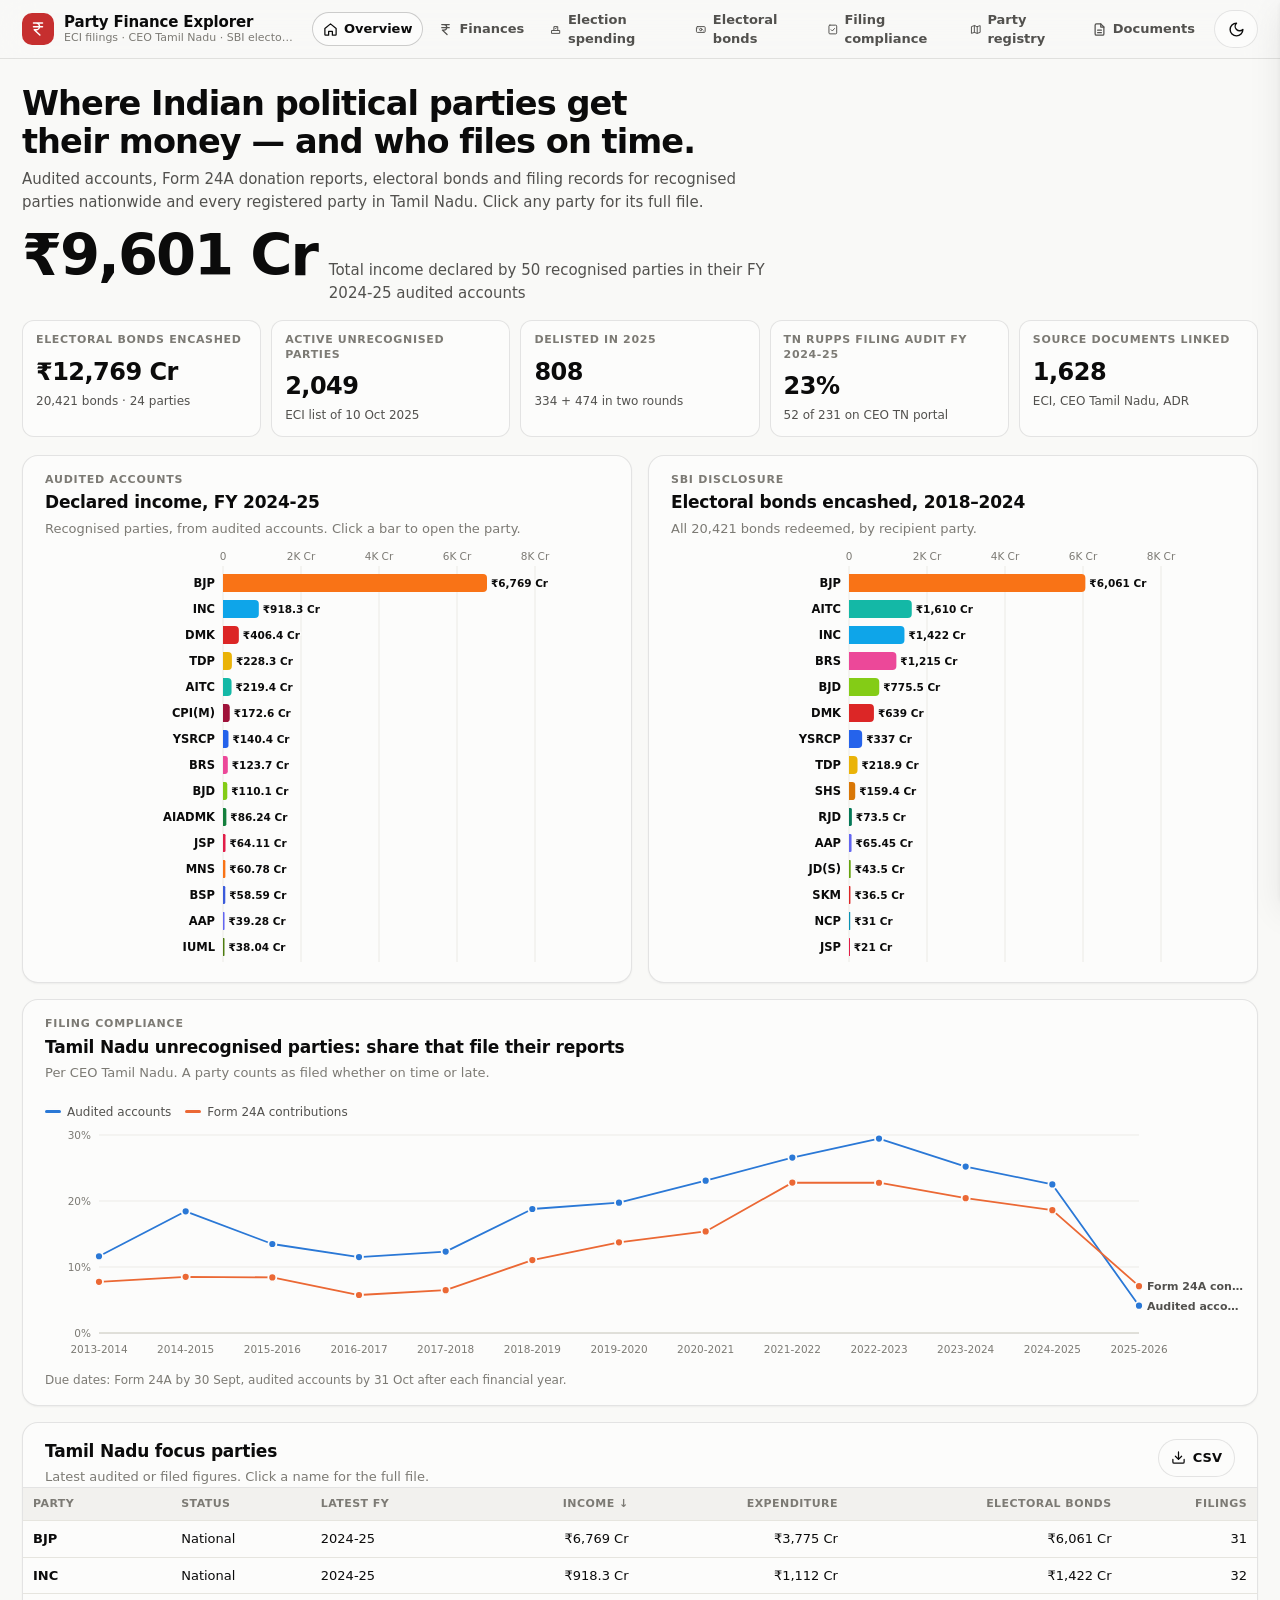
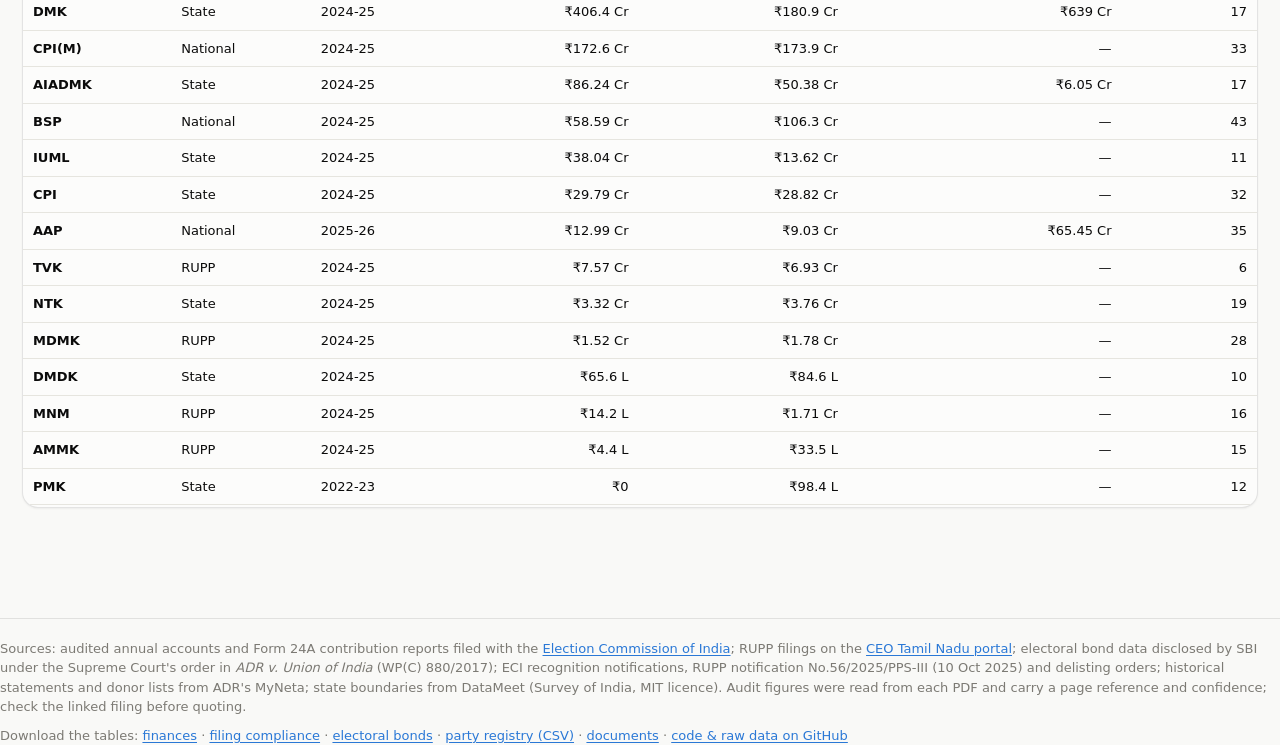
<file: public/index.html>
<!doctype html>
<html lang="en">
<head>
<meta charset="utf-8">
<meta name="viewport" content="width=device-width, initial-scale=1, viewport-fit=cover">
<title>Party Finance Explorer</title>
<meta name="description" content="Explore Indian political parties' audited accounts, Form 24A contributions, electoral bonds, filing compliance and the ECI party registry. Every figure links to its official source.">
<meta name="color-scheme" content="light dark">
<link rel="icon" href="data:image/svg+xml,%3Csvg xmlns='http://www.w3.org/2000/svg' viewBox='0 0 32 32'%3E%3Crect width='32' height='32' rx='8' fill='%23c62f2f'/%3E%3Cpath d='M9 22V10h6.5a4 4 0 0 1 0 8H9' fill='none' stroke='%23fff' stroke-width='2.6' stroke-linecap='round' stroke-linejoin='round'/%3E%3C/svg%3E">
<link rel="stylesheet" href="kit/kit.css?v=2b29d8f810">
<link rel="stylesheet" href="app.css?v=c622450e30">
</head>
<body>
<svg xmlns="http://www.w3.org/2000/svg" style="display:none" aria-hidden="true">
  <symbol id="i-sun" viewBox="0 0 24 24"><g fill="none" stroke="currentColor" stroke-linecap="round" stroke-width="2"><circle cx="12" cy="12" r="4"/><path d="M12 2v2m0 16v2M4.93 4.93l1.41 1.41m11.32 11.32l1.41 1.41M2 12h2m16 0h2M6.34 17.66l-1.41 1.41m12.72-12.72l-1.41 1.41"/></g></symbol>
  <symbol id="i-moon" viewBox="0 0 24 24"><path fill="none" stroke="currentColor" stroke-linecap="round" stroke-linejoin="round" stroke-width="2" d="M12 3a6 6 0 0 0 9 9 9 9 0 1 1-9-9Z"/></symbol>
  <symbol id="i-home" viewBox="0 0 24 24"><g fill="none" stroke="currentColor" stroke-linecap="round" stroke-linejoin="round" stroke-width="2"><path d="M3 10.5 12 3l9 7.5V20a1 1 0 0 1-1 1h-5v-6H9v6H4a1 1 0 0 1-1-1z"/></g></symbol>
  <symbol id="i-rupee" viewBox="0 0 24 24"><path fill="none" stroke="currentColor" stroke-linecap="round" stroke-linejoin="round" stroke-width="2" d="M6 4h12M6 9h12M14.5 20 7 13h2.5a4.5 4.5 0 0 0 0-9"/></symbol>
  <symbol id="i-bond" viewBox="0 0 24 24"><g fill="none" stroke="currentColor" stroke-linecap="round" stroke-linejoin="round" stroke-width="2"><rect x="3" y="6" width="18" height="12" rx="2"/><circle cx="12" cy="12" r="2.5"/><path d="M6 9v.01M18 15v.01"/></g></symbol>
  <symbol id="i-vote" viewBox="0 0 24 24"><g fill="none" stroke="currentColor" stroke-linecap="round" stroke-linejoin="round" stroke-width="2"><path d="M4 14h16v6H4zM8 14V6h8v8"/><path d="m10 9 1.5 1.5L14 8"/></g></symbol>
  <symbol id="i-check" viewBox="0 0 24 24"><g fill="none" stroke="currentColor" stroke-linecap="round" stroke-linejoin="round" stroke-width="2"><rect x="4" y="3" width="16" height="18" rx="2"/><path d="m8.5 12.5 2.5 2.5 4.5-5"/></g></symbol>
  <symbol id="i-map" viewBox="0 0 24 24"><g fill="none" stroke="currentColor" stroke-linecap="round" stroke-linejoin="round" stroke-width="2"><path d="M9 4 3 6v14l6-2 6 2 6-2V4l-6 2z"/><path d="M9 4v14m6-12v14"/></g></symbol>
  <symbol id="i-doc" viewBox="0 0 24 24"><g fill="none" stroke="currentColor" stroke-linecap="round" stroke-linejoin="round" stroke-width="2"><path d="M14 3H7a2 2 0 0 0-2 2v14a2 2 0 0 0 2 2h10a2 2 0 0 0 2-2V8z"/><path d="M14 3v5h5M9 13h6M9 17h6"/></g></symbol>
  <symbol id="i-download" viewBox="0 0 24 24"><g fill="none" stroke="currentColor" stroke-linecap="round" stroke-linejoin="round" stroke-width="2"><path d="M21 15v4a2 2 0 0 1-2 2H5a2 2 0 0 1-2-2v-4"/><path d="m7 10 5 5 5-5M12 15V3"/></g></symbol>
  <symbol id="i-close" viewBox="0 0 24 24"><path fill="none" stroke="currentColor" stroke-linecap="round" stroke-width="2" d="M18 6 6 18M6 6l12 12"/></symbol>
  <symbol id="i-search" viewBox="0 0 24 24"><g fill="none" stroke="currentColor" stroke-linecap="round" stroke-width="2"><circle cx="11" cy="11" r="7"/><path d="m20 20-3.5-3.5"/></g></symbol>
  <symbol id="i-external" viewBox="0 0 24 24"><path fill="none" stroke="currentColor" stroke-linecap="round" stroke-linejoin="round" stroke-width="2" d="M15 3h6v6m-11 5L21 3m-3 10v6a2 2 0 0 1-2 2H5a2 2 0 0 1-2-2V8a2 2 0 0 1 2-2h6"/></symbol>
  <symbol id="i-ok" viewBox="0 0 16 16"><path fill="none" stroke="currentColor" stroke-linecap="round" stroke-linejoin="round" stroke-width="2.2" d="m3.5 8.5 3 3 6-7"/></symbol>
  <symbol id="i-late" viewBox="0 0 16 16"><g fill="none" stroke="currentColor" stroke-linecap="round" stroke-width="2"><circle cx="8" cy="8" r="5.5"/><path d="M8 5v3.2l2 1.3"/></g></symbol>
  <symbol id="i-miss" viewBox="0 0 16 16"><path fill="none" stroke="currentColor" stroke-linecap="round" stroke-width="2.2" d="M4.5 4.5l7 7m0-7-7 7"/></symbol>
</svg>

<header class="topbar">
  <a class="brand" href="#overview">
    <span class="brand-mark" aria-hidden="true"><svg><use href="#i-rupee"></use></svg></span>
    <span class="brand-text">
      <strong>Party Finance Explorer</strong>
      <small>ECI filings · CEO Tamil Nadu · SBI electoral bonds</small>
    </span>
  </a>
  <span class="spacer"></span>
  <nav class="topnav" id="nav" aria-label="Views">
    <a href="#overview"><svg aria-hidden="true"><use href="#i-home"></use></svg><span>Overview</span></a>
    <a href="#finance"><svg aria-hidden="true"><use href="#i-rupee"></use></svg><span>Finances</span></a>
    <a href="#elections"><svg aria-hidden="true"><use href="#i-vote"></use></svg><span>Election spending</span></a>
    <a href="#bonds"><svg aria-hidden="true"><use href="#i-bond"></use></svg><span>Electoral bonds</span></a>
    <a href="#compliance"><svg aria-hidden="true"><use href="#i-check"></use></svg><span>Filing compliance</span></a>
    <a href="#registry"><svg aria-hidden="true"><use href="#i-map"></use></svg><span>Party registry</span></a>
    <a href="#documents"><svg aria-hidden="true"><use href="#i-doc"></use></svg><span>Documents</span></a>
  </nav>
  <button class="icon-btn" id="theme-toggle" type="button" aria-label="Switch theme">
    <svg class="ic-dark" aria-hidden="true"><use href="#i-moon"></use></svg>
    <svg class="ic-light" aria-hidden="true"><use href="#i-sun"></use></svg>
  </button>
</header>

<main class="shell" id="main">
  <div class="loading" id="loading">Loading filings…</div>
</main>

<footer class="foot">
  <p>Sources: audited annual accounts and Form 24A contribution reports filed with the <a href="https://www.eci.gov.in/annual-audit-reports" target="_blank" rel="noopener">Election Commission of India</a>; RUPP filings on the <a href="https://www.erolls.tn.gov.in/dashboard/RUPPs.aspx" target="_blank" rel="noopener">CEO Tamil Nadu portal</a>; electoral bond data disclosed by SBI under the Supreme Court's order in <i>ADR v. Union of India</i> (WP(C) 880/2017); ECI recognition notifications, RUPP notification No.56/2025/PPS-III (10 Oct 2025) and delisting orders; historical statements and donor lists from ADR's MyNeta; state boundaries from DataMeet (Survey of India, MIT licence). Audit figures were read from each PDF and carry a page reference and confidence; check the linked filing before quoting.</p>
  <p>Download the tables: <a href="data/dash/finance.json">finances</a> · <a href="data/dash/compliance.json">filing compliance</a> · <a href="data/electoral_bonds_all.json">electoral bonds</a> · <a href="data/all_india_parties.csv">party registry (CSV)</a> · <a href="data/dash/documents.json">documents</a> · <a href="https://github.com/reclaimchennai/party-finance">code &amp; raw data on GitHub</a></p>
</footer>

<aside class="drawer" id="drawer" aria-hidden="true" aria-labelledby="drawer-title">
  <div class="drawer-scrim" data-close></div>
  <div class="drawer-panel" role="dialog" aria-modal="true">
    <div class="drawer-head">
      <div id="drawer-title"></div>
      <button class="icon-btn" type="button" data-close aria-label="Close"><svg><use href="#i-close"></use></svg></button>
    </div>
    <div class="drawer-body" id="drawer-body"></div>
  </div>
</aside>

<div class="tip" id="tip" role="status" aria-live="polite"></div>
<script src="app.js?v=3924fb6cf6" type="module"></script>
</body>
</html>
</file>
<file: public/kit/kit.css>
/* ==========================================================================
   Shared kit for the trends dashboard and the Chennai report.

   Tokens, controls, cards, timeline and capture buttons are taken from
   cpi.reclaimchennai.city (web/css/app.css there) so the three sites read as
   one family: warm neutral surfaces, hairline grids, pill controls, a 44px
   touch target everywhere. Light and dark are each chosen, not inverted.

   Additions here: a red sequential ramp (--heat-*) for the count heatmaps,
   day/night colours for the clock charts, and a sticky control bar.
   ========================================================================== */

:root {
  color-scheme: light;
  --page: #f9f9f7; --surface: #fcfcfb; --surface-2: #f2f1ee; --surface-3: #ebeae5;
  --ink: #0b0b0b; --ink-2: #52514e; --ink-muted: #7c7a74;
  --grid: #e6e5df; --axis: #c3c2b7;
  --ring: rgba(11,11,11,.10); --ring-2: rgba(11,11,11,.20);
  --shadow-1: 0 1px 2px rgba(11,11,11,.05);
  --shadow-2: 0 2px 6px rgba(11,11,11,.06), 0 12px 32px rgba(11,11,11,.08);
  --series-1: #2a78d6; --series-2: #eb6834; --series-3: #1baf7a; --series-4: #eda100;
  --series-5: #e87ba4; --series-6: #008300; --series-7: #4a3aa7; --series-8: #e34948;
  --other: #b9b7af;
  /* red, light to dark: counts in the heatmaps */
  --heat-0: #f4f2ee;
  --heat-1: #fde4df; --heat-2: #f9bfb4; --heat-3: #f29482; --heat-4: #e36652;
  --heat-5: #c93f30; --heat-6: #a1271d; --heat-7: #6e1511;
  --day: #e09400; --day-soft: #fbe7bd; --night: #3d33a0; --night-soft: #d9d6f4;
  --good: #006300; --critical: #c62f2f;
  --r-lg: 16px; --r-md: 12px; --r-sm: 9px;
  --sans: system-ui, -apple-system, "Segoe UI", Roboto, "Helvetica Neue", sans-serif;
  --tap: 44px; --gut: 16px;
}
@media (prefers-color-scheme: dark) {
  :root:not([data-theme="light"]) {
    color-scheme: dark;
    --page: #0c0c0c; --surface: #171716; --surface-2: #1f1f1e; --surface-3: #2a2a28;
    --ink: #f7f7f5; --ink-2: #c3c2b7; --ink-muted: #8f8d86;
    --grid: #292928; --axis: #3d3d3a;
    --ring: rgba(255,255,255,.10); --ring-2: rgba(255,255,255,.22);
    --shadow-1: 0 1px 2px rgba(0,0,0,.5); --shadow-2: 0 2px 8px rgba(0,0,0,.45), 0 16px 40px rgba(0,0,0,.45);
    --series-1: #3987e5; --series-2: #d95926; --series-3: #199e70; --series-4: #c98500;
    --series-5: #d55181; --series-6: #17a417; --series-7: #9085e9; --series-8: #e66767;
    --other: #55534e;
    --heat-0: #1f1f1e;
    --heat-1: #3b211e; --heat-2: #5c2822; --heat-3: #873027; --heat-4: #b43c2f;
    --heat-5: #dc5545; --heat-6: #f18574; --heat-7: #fbbcb0;
    --day: #f0a81c; --day-soft: #4a3a17; --night: #9a90f0; --night-soft: #2c2850;
    --good: #17a417; --critical: #e05a5a;
  }
}
:root[data-theme="dark"] {
  color-scheme: dark;
  --page: #0c0c0c; --surface: #171716; --surface-2: #1f1f1e; --surface-3: #2a2a28;
  --ink: #f7f7f5; --ink-2: #c3c2b7; --ink-muted: #8f8d86;
  --grid: #292928; --axis: #3d3d3a;
  --ring: rgba(255,255,255,.10); --ring-2: rgba(255,255,255,.22);
  --shadow-1: 0 1px 2px rgba(0,0,0,.5); --shadow-2: 0 2px 8px rgba(0,0,0,.45), 0 16px 40px rgba(0,0,0,.45);
  --series-1: #3987e5; --series-2: #d95926; --series-3: #199e70; --series-4: #c98500;
  --series-5: #d55181; --series-6: #17a417; --series-7: #9085e9; --series-8: #e66767;
  --other: #55534e;
  --heat-0: #1f1f1e;
  --heat-1: #3b211e; --heat-2: #5c2822; --heat-3: #873027; --heat-4: #b43c2f;
  --heat-5: #dc5545; --heat-6: #f18574; --heat-7: #fbbcb0;
  --day: #f0a81c; --day-soft: #4a3a17; --night: #9a90f0; --night-soft: #2c2850;
  --good: #17a417; --critical: #e05a5a;
}
@media (min-width: 720px) { :root { --gut: 22px; } }

/* ---------------------------------------------------------------- base --- */
*, *::before, *::after { box-sizing: border-box; }
[hidden] { display: none !important; }
html { -webkit-text-size-adjust: 100%; scroll-padding-top: 130px; }
body {
  margin: 0; background: var(--page); color: var(--ink);
  font-family: var(--sans); font-size: 15px; line-height: 1.5;
  -webkit-font-smoothing: antialiased; overflow-x: hidden;
}
h1, h2, h3 { margin: 0; font-weight: 650; letter-spacing: -.012em; }
p { margin: 0; }
a { color: inherit; text-underline-offset: 2px; }
button, select, input { font: inherit; color: inherit; margin: 0; }
button { -webkit-tap-highlight-color: transparent; }
svg { display: block; }
.num { font-variant-numeric: tabular-nums; }
.sr-only { position: absolute; width: 1px; height: 1px; padding: 0; margin: -1px; overflow: hidden; clip: rect(0 0 0 0); white-space: nowrap; border: 0; }
.ic-inline { width: 1em; height: 1em; display: inline-block; vertical-align: -.12em; }
:focus-visible { outline: 2px solid var(--series-1); outline-offset: 2px; }

/* ------------------------------------------------------------- topbar --- */
.topbar {
  position: sticky; top: 0; z-index: 40;
  display: flex; align-items: center; gap: 8px;
  padding: 10px var(--gut); padding-top: max(10px, env(safe-area-inset-top));
  background: color-mix(in srgb, var(--page) 86%, transparent);
  backdrop-filter: saturate(1.7) blur(16px); -webkit-backdrop-filter: saturate(1.7) blur(16px);
  border-bottom: 1px solid var(--ring);
}
.brand { display: flex; align-items: center; gap: 10px; flex: 0 1 auto; min-width: 0; overflow: hidden; text-decoration: none; color: inherit; }
.brand-mark { width: 32px; height: 32px; flex: none; border-radius: 10px; display: grid; place-items: center; background: var(--critical); color: #fff; }
.brand-mark svg { width: 18px; height: 18px; }
.brand-text { display: none; flex-direction: column; min-width: 0; line-height: 1.2; }
.brand-text strong { font-size: .9375rem; font-weight: 660; letter-spacing: -.01em; white-space: nowrap; overflow: hidden; text-overflow: ellipsis; }
.brand-text small { font-size: .6875rem; color: var(--ink-muted); white-space: nowrap; overflow: hidden; text-overflow: ellipsis; }
@media (min-width: 560px) { .brand-text { display: flex; } }
.topbar .spacer { flex: 1 1 auto; }
.topnav { display: flex; gap: 4px; }
.topnav a {
  display: inline-flex; align-items: center; gap: 6px; height: 34px; padding: 0 11px;
  border-radius: 999px; text-decoration: none; color: var(--ink-2); font-size: .8125rem; font-weight: 560;
}
.topnav a svg { width: 15px; height: 15px; }
.topnav a:hover { background: var(--surface-3); color: var(--ink); }
.topnav a[aria-current="page"] { background: var(--surface); color: var(--ink); box-shadow: inset 0 0 0 1px var(--ring-2); }
@media (max-width: 640px) { .topnav a span { display: none; } .topnav a { padding: 0 10px; } }

/* ------------------------------------------------------------ controls --- */
.icon-btn {
  width: var(--tap); height: 38px; flex: none; display: grid; place-items: center;
  border: 1px solid var(--ring); border-radius: 999px; background: var(--surface); cursor: pointer;
  transition: background .14s ease, border-color .14s ease;
}
.icon-btn:hover { background: var(--surface-3); }
.icon-btn:active { transform: scale(.96); }
.icon-btn svg { width: 17px; height: 17px; }
.ic-dark, .ic-light { display: none; }
:root[data-theme="dark"] .ic-light { display: block; }
:root[data-theme="light"] .ic-dark { display: block; }
@media (prefers-color-scheme: dark) { :root:not([data-theme="light"]) .ic-light { display: block; } }
@media (prefers-color-scheme: light) { :root:not([data-theme="dark"]) .ic-dark { display: block; } }

.ctl {
  display: inline-flex; align-items: center; gap: 7px; height: 38px; padding: 0 12px;
  background: var(--surface); color: var(--ink); border: 1px solid var(--ring); border-radius: 999px;
  cursor: pointer; white-space: nowrap; font-size: .8125rem; font-weight: 550;
  transition: background .14s ease, border-color .14s ease;
}
.ctl:hover { background: var(--surface-3); }
.ctl svg { width: 15px; height: 15px; flex: none; }
.ctl .chev { width: 13px; height: 13px; opacity: .6; }
.ctl[aria-pressed="true"] {
  background: color-mix(in srgb, var(--series-1) 14%, var(--surface));
  border-color: color-mix(in srgb, var(--series-1) 45%, var(--ring)); color: var(--series-1);
}

.field {
  position: relative; display: inline-flex; align-items: center; height: 38px;
  border: 1px solid var(--ring); border-radius: 999px; background: var(--surface);
  padding: 0 34px 0 11px; max-width: 100%;
}
.field:hover { background: var(--surface-2); }
.field .ic-lead { width: 15px; height: 15px; flex: none; opacity: .65; margin-right: 7px; }
.field .lab { font-size: .6875rem; color: var(--ink-muted); font-weight: 600; margin-right: 6px; white-space: nowrap; letter-spacing: .02em; }
.field select { appearance: none; border: 0; background: transparent; cursor: pointer; font-size: .8125rem; font-weight: 600; padding: 0; height: 100%; max-width: 100%; text-overflow: ellipsis; min-width: 0; }
.field select:focus { outline: none; }
.field:focus-within { outline: 2px solid var(--series-1); outline-offset: 2px; }
.field .chev { position: absolute; right: 11px; width: 13px; height: 13px; opacity: .6; pointer-events: none; }

.segmented { display: inline-flex; padding: 3px; gap: 2px; flex: none; background: var(--surface-2); border: 1px solid var(--ring); border-radius: 999px; max-width: 100%; overflow-x: auto; scrollbar-width: none; }
.segmented::-webkit-scrollbar { display: none; }
.segmented button {
  display: inline-flex; align-items: center; gap: 6px; border: 0; background: transparent; color: var(--ink-2);
  height: 30px; padding: 0 12px; border-radius: 999px; cursor: pointer; font-size: .8125rem; font-weight: 550; white-space: nowrap;
  transition: background .14s ease, color .14s ease;
}
.segmented button svg { width: 14px; height: 14px; }
.segmented button:hover { color: var(--ink); }
.segmented button:disabled { opacity: .35; cursor: not-allowed; }
.segmented button[aria-pressed="true"] {
  background: var(--surface); color: var(--ink); box-shadow: var(--shadow-1);
  outline: 1.5px solid color-mix(in srgb, var(--series-1) 55%, transparent); outline-offset: -1.5px;
}

/* An on/off switch, for options that are a state rather than a choice between values. */
.switch { display: inline-flex; align-items: center; gap: 8px; height: 38px; padding: 0 12px 0 8px; border: 1px solid var(--ring); border-radius: 999px; background: var(--surface); cursor: pointer; font-size: .8125rem; font-weight: 550; white-space: nowrap; }
.switch:hover { background: var(--surface-2); }
.switch .knob { width: 30px; height: 18px; border-radius: 999px; background: var(--surface-3); border: 1px solid var(--ring-2); position: relative; transition: background .16s ease; flex: none; }
.switch .knob::after { content: ""; position: absolute; top: 1px; left: 1px; width: 14px; height: 14px; border-radius: 999px; background: var(--surface); box-shadow: var(--shadow-1); transition: transform .16s ease; }
.switch[aria-checked="true"] .knob { background: var(--series-1); border-color: var(--series-1); }
.switch[aria-checked="true"] .knob::after { transform: translateX(12px); }

/* --------------------------------------------------------------- shell --- */
.shell { padding: 0 var(--gut) 64px; max-width: 1280px; margin: 0 auto; }
.hero { padding: 28px 0 18px; display: grid; gap: 12px; }
.hero h1 { font-size: clamp(1.5rem, 5.6vw, 2.6rem); line-height: 1.1; letter-spacing: -.03em; font-weight: 690; max-width: 24ch; }
.hero p { color: var(--ink-2); max-width: 68ch; font-size: .9375rem; }
.tiles { display: grid; gap: 10px; margin-top: 6px; grid-template-columns: repeat(2, minmax(0, 1fr)); }
@media (min-width: 900px) { .tiles { grid-template-columns: repeat(4, minmax(0, 1fr)); } }
.tile { padding: 12px 13px; border-radius: var(--r-md); background: var(--surface); border: 1px solid var(--ring); min-width: 0; }
.tile .k { display: flex; align-items: center; gap: 6px; color: var(--ink-muted); font-size: .6875rem; font-weight: 640; letter-spacing: .06em; text-transform: uppercase; line-height: 1.3; overflow-wrap: anywhere; }
.tile .k svg { width: 14px; height: 14px; flex: none; align-self: flex-start; margin-top: 1px; }
.tile .v { margin-top: 6px; font-size: 1.5rem; font-weight: 650; letter-spacing: -.022em; font-variant-numeric: tabular-nums; }
.tile .d { margin-top: 2px; font-size: .75rem; color: var(--ink-2); }

/* The control bar: what every card below follows. Sticky under the topbar. */
.controlbar {
  position: sticky; top: 57px; z-index: 30;
  display: flex; flex-wrap: wrap; gap: 8px; align-items: center;
  padding: 10px 0; margin-bottom: 14px;
  background: color-mix(in srgb, var(--page) 90%, transparent);
  backdrop-filter: saturate(1.6) blur(14px); -webkit-backdrop-filter: saturate(1.6) blur(14px);
  border-bottom: 1px solid var(--ring);
}
.controlbar .grow { flex: 1 1 auto; }
/* on a phone the full bar would cover a third of the screen: it scrolls away, the timeline goes with it */
@media (max-width: 719px) {
  .controlbar { position: static; }
  /* ...and the timeline docks at the bottom of the screen, under the thumb */
  .tlbar {
    position: fixed; left: 0; right: 0; bottom: 0; z-index: 35;
    padding: 4px var(--gut) max(6px, env(safe-area-inset-bottom));
    background: color-mix(in srgb, var(--page) 92%, transparent);
    backdrop-filter: saturate(1.6) blur(14px); -webkit-backdrop-filter: saturate(1.6) blur(14px);
    border-top: 1px solid var(--ring);
  }
  body:has(.tlbar) { padding-bottom: 86px; }
}

/* --------------------------------------------------------------- cards --- */
.grid2 { display: grid; gap: 16px; }
@media (min-width: 1080px) { .grid2 { grid-template-columns: minmax(0, 1fr) minmax(0, 1fr); } .grid2 > .card { margin-bottom: 0; } .grid2 { margin-bottom: 16px; } }
.card { background: var(--surface); border: 1px solid var(--ring); border-radius: var(--r-lg); box-shadow: var(--shadow-1); margin-bottom: 16px; overflow: hidden; position: relative; }
.card-head { display: flex; align-items: flex-start; gap: 12px; flex-wrap: wrap; padding: 16px var(--gut) 0; }
.card-head .titles { flex: 1 1 260px; min-width: 0; }
.card-head .titles p { margin-top: 3px; color: var(--ink-muted); font-size: .8125rem; }
.card-head h2 { font-size: 1.0625rem; }
.card-head .kicker { font-size: .6875rem; letter-spacing: .07em; text-transform: uppercase; font-weight: 700; color: var(--ink-muted); margin-bottom: 2px; }
.card-body { padding: 10px var(--gut) 16px; position: relative; }
.toolbar { display: flex; align-items: center; gap: 8px; flex-wrap: wrap; padding: 12px var(--gut) 0; }
.note { color: var(--ink-muted); font-size: .75rem; margin-top: 10px; }
.lede { color: var(--ink-2); font-size: .875rem; max-width: 76ch; padding: 8px var(--gut) 0; }
.lede b { color: var(--ink); }

/* capture buttons, top right of each card */
.card-tools { display: flex; gap: 6px; flex: none; }
.card-tools button {
  width: 38px; height: 38px; border-radius: 11px; cursor: pointer; display: grid; place-items: center;
  background: var(--surface); color: var(--ink); border: 1px solid var(--ring);
}
.card-tools button:hover { background: var(--surface-3); }
.card-tools svg { width: 16px; height: 16px; }
.card-tools button[aria-pressed="true"] { background: var(--critical); border-color: var(--critical); color: #fff; animation: rec-pulse 1.6s ease-in-out infinite; }
@keyframes rec-pulse { 50% { opacity: .55; } }
.flash { position: absolute; inset: 0; pointer-events: none; background: #fff; opacity: 0; z-index: 4; }
.flash.on { animation: flash .42s ease-out; }
@keyframes flash { 0% { opacity: .82; } 100% { opacity: 0; } }
.toast {
  position: absolute; left: 50%; bottom: 14px; transform: translateX(-50%); max-width: calc(100% - 24px);
  padding: 8px 14px; border-radius: 999px; background: var(--ink); color: var(--page);
  font-size: .8125rem; font-weight: 550; white-space: nowrap; overflow: hidden; text-overflow: ellipsis;
  box-shadow: var(--shadow-2); pointer-events: none; z-index: 5;
}
.toast[hidden] { display: none; }
@media (prefers-reduced-motion: reduce) { .flash.on, .card-tools button[aria-pressed="true"] { animation: none; } }

/* -------------------------------------------------------------- legend --- */
.legend { display: flex; align-items: center; gap: 6px 14px; flex-wrap: wrap; padding: 10px var(--gut) 0; font-size: .75rem; color: var(--ink-2); }
.legend:empty { display: none; }
.legend-item { display: inline-flex; align-items: center; gap: 6px; }
.legend-item .swatch { width: 11px; height: 11px; border-radius: 3.5px; flex: none; box-shadow: 0 0 0 1.5px var(--surface); }
.legend-item .swatch.line { width: 16px; height: 3px; border-radius: 2px; }
.legend-ramp { display: inline-flex; align-items: center; gap: 8px; }
.legend-ramp .bar { height: 9px; width: 140px; border-radius: 999px; border: 1px solid var(--ring);
  background: linear-gradient(90deg, var(--heat-1), var(--heat-3), var(--heat-5), var(--heat-7)); }

/* ------------------------------------------------------------ timeline --- */
.timeline { padding: 6px var(--gut) 2px; }
.timeline[hidden] { display: none; }
.tl-row { display: flex; align-items: center; gap: 10px; }
.tl-play { width: var(--tap); height: var(--tap); flex: none; display: grid; place-items: center; padding: 0; border-radius: 999px; }
.tl-play svg { width: 18px; height: 18px; }
.tl-play[aria-pressed="true"] { background: color-mix(in srgb, var(--series-1) 14%, var(--surface)); border-color: color-mix(in srgb, var(--series-1) 45%, var(--ring)); color: var(--series-1); }
.tl-year { min-width: 3.4em; text-align: right; font-size: 1.25rem; font-weight: 700; letter-spacing: -.02em; font-variant-numeric: tabular-nums; }
input[type="range"].tl-slider { flex: 1 1 auto; min-width: 0; -webkit-appearance: none; appearance: none; height: var(--tap); background: transparent; cursor: pointer; }
.tl-slider::-webkit-slider-runnable-track { height: 4px; border-radius: 999px; background: var(--surface-3); border: 1px solid var(--ring); }
.tl-slider::-moz-range-track { height: 4px; border-radius: 999px; background: var(--surface-3); border: 1px solid var(--ring); }
.tl-slider::-webkit-slider-thumb { -webkit-appearance: none; appearance: none; width: 20px; height: 20px; border-radius: 999px; margin-top: -9px; background: var(--series-1); border: 2px solid var(--surface); box-shadow: var(--shadow-1); }
.tl-slider::-moz-range-thumb { width: 20px; height: 20px; border-radius: 999px; background: var(--series-1); border: 2px solid var(--surface); box-shadow: var(--shadow-1); }
.tl-scale { display: flex; justify-content: space-between; gap: 8px; padding: 0 2px 0 54px; font-size: .6875rem; color: var(--ink-muted); }

/* ------------------------------------------------------------- tooltip --- */
.tip {
  position: fixed; z-index: 90; pointer-events: none; min-width: 170px; max-width: min(330px, calc(100vw - 24px));
  padding: 10px 14px; border-radius: 12px; background: var(--surface); color: var(--ink);
  border: 1px solid var(--ring-2); box-shadow: var(--shadow-2); font-size: .8125rem;
  opacity: 0; transform: translateY(3px); transition: opacity .1s ease, transform .1s ease;
}
.tip.on { opacity: 1; transform: none; }
.tip .t { font-weight: 660; margin-bottom: 2px; }
.tip .s { color: var(--ink-muted); font-size: .75rem; }
.tip dl { display: grid; grid-template-columns: 1fr auto; gap: 3px 14px; margin: 8px 0 0; }
.tip dt { color: var(--ink-2); display: flex; align-items: center; gap: 6px; }
.tip dd { margin: 0; font-weight: 640; font-variant-numeric: tabular-nums; }
.tip .sw { width: 9px; height: 9px; border-radius: 3px; display: inline-block; }

/* -------------------------------------------------------------- charts --- */
.chart { width: 100%; display: block; overflow: visible; user-select: none; -webkit-user-select: none; }
.chart text { fill: var(--ink-2); font-size: 11px; font-family: var(--sans); }
.chart .axis-line { stroke: var(--axis); stroke-width: 1; }
.chart .grid-line { stroke: var(--grid); stroke-width: .75; }
.chart .tick { fill: var(--ink-muted); font-size: 10.5px; }
.chart .row-label { fill: var(--ink); font-size: 11.5px; font-weight: 560; }
.chart .row-label.hl { font-weight: 760; }
.chart .series-line { fill: none; stroke-width: 1.8; stroke-linejoin: round; stroke-linecap: round; }
.chart .series-line.dim { opacity: .18; }
.chart .dot { stroke: var(--surface); stroke-width: 1.8; }
.chart .val-label { font-size: 10.5px; font-weight: 750; fill: var(--ink); paint-order: stroke; stroke: var(--surface); stroke-width: 3px; stroke-linejoin: round; }
.chart .end-label { font-size: 11px; font-weight: 640; }
.chart .in-label { font-size: 10.5px; font-weight: 720; }
.chart .crosshair { stroke: var(--axis); stroke-width: 1; stroke-dasharray: 3 3; }
.chart .year-mark { stroke: var(--ink); stroke-width: 1.2; opacity: .5; }
.chart .year-tag { font-size: 11px; font-weight: 760; fill: var(--ink); }
.chart .hit { fill: transparent; }
.chart .big-year { font-size: 44px; font-weight: 760; fill: var(--ink); opacity: .1; letter-spacing: -.03em; }
.chart .cell-n { font-size: 10.5px; font-weight: 720; }
.chart .cell-p { font-size: 9px; font-weight: 520; opacity: .85; }
.chart .dial { fill: var(--surface-2); stroke: var(--ring-2); stroke-width: 1; }
.chart .dial-tick { stroke: var(--axis); stroke-width: 1.2; }
.chart .dial-num { font-size: 12px; font-weight: 640; fill: var(--ink-muted); }
.chart .dial-title { font-size: 15px; font-weight: 720; fill: var(--ink); }
.chart .dial-sub { font-size: 11px; fill: var(--ink-2); }
.chart .ghost { fill: none; stroke: var(--ink-2); stroke-width: 1.2; stroke-dasharray: 3 3; opacity: .7; }
.chart-wrap { overflow-x: auto; overscroll-behavior-x: contain; }

.empty { display: grid; place-items: center; min-height: 160px; padding: 20px; color: var(--ink-muted); font-size: .875rem; text-align: center; }

/* ------------------------------------------------------- search overlay --- */
.overlay { position: fixed; inset: 0; z-index: 80; background: color-mix(in srgb, var(--page) 62%, transparent); backdrop-filter: blur(5px); -webkit-backdrop-filter: blur(5px); display: grid; align-items: start; justify-items: center; padding: 12px; padding-top: max(60px, env(safe-area-inset-top)); }
.overlay[hidden] { display: none; }
.overlay-panel { width: min(560px, 100%); background: var(--surface); border: 1px solid var(--ring-2); border-radius: var(--r-lg); box-shadow: var(--shadow-2); overflow: hidden; }
.overlay-head { display: flex; align-items: center; gap: 9px; padding: 10px 10px 10px 14px; border-bottom: 1px solid var(--ring); }
.overlay-head .ic-lead { width: 17px; height: 17px; opacity: .6; flex: none; }
.overlay-head input { flex: 1 1 auto; min-width: 0; height: 38px; border: 0; background: transparent; font-size: 1rem; }
.overlay-head input:focus { outline: none; }
.results { max-height: min(62vh, 520px); overflow-y: auto; padding: 6px; }
.results .grp { padding: 10px 10px 4px; font-size: .6875rem; font-weight: 700; letter-spacing: .06em; text-transform: uppercase; color: var(--ink-muted); }
.results button { display: flex; align-items: center; gap: 10px; width: 100%; text-align: left; border: 0; background: transparent; padding: 9px 10px; border-radius: var(--r-sm); cursor: pointer; font-size: .875rem; min-height: 40px; }
.results button:hover, .results button.active { background: var(--surface-2); }
.results button svg { width: 15px; height: 15px; opacity: .6; flex: none; }
.results .yr { margin-left: auto; color: var(--ink-muted); font-size: .75rem; font-variant-numeric: tabular-nums; }

/* -------------------------------------------------------------- report --- */
.prose { max-width: 74ch; color: var(--ink-2); font-size: .9375rem; display: grid; gap: 10px; padding: 4px 0 18px; }
.prose b { color: var(--ink); }
.section-title { font-size: 1.375rem; letter-spacing: -.02em; margin: 30px 0 4px; }

/* -------------------------------------------------------------- footer --- */
footer.foot { margin-top: 30px; padding-top: 20px; border-top: 1px solid var(--ring); color: var(--ink-muted); font-size: .8125rem; display: grid; gap: 9px; }
footer.foot h3 { font-size: .8125rem; color: var(--ink-2); margin-top: 6px; }
footer.foot ul { margin: 0; padding-left: 18px; display: grid; gap: 4px; }
footer.foot a { color: var(--series-1); }
footer.foot .credits { font-size: .75rem; line-height: 1.6; }

/* ------------------------------------------------------------ the law --- */
.law .card-body { padding-top: 6px; }
.law-list { display: grid; grid-template-columns: max-content 1fr; gap: 6px 16px; margin: 4px 0 8px; font-size: .875rem; }
.law-list dt { font-weight: 650; color: var(--ink); white-space: nowrap; }
.law-list dd { margin: 0; color: var(--ink-2); }
.law details summary { cursor: pointer; font-size: .8125rem; color: var(--series-1); margin: 6px 0; }
@media (max-width: 560px) { .law-list { grid-template-columns: 1fr; } .law-list dt { white-space: normal; } .law-list dd { margin-bottom: 6px; } }
.chart .axis-unit { font-weight: 600; letter-spacing: .02em; }

.chart-notes { list-style: none; margin: 4px 0 8px; padding: 0; display: grid; gap: 6px; }
.chart-notes li { font-size: .8125rem; line-height: 1.45; color: var(--ink-2); padding-left: 10px; border-left: 2px solid var(--ink-muted); }
.chart-notes li.check { border-left-color: var(--warning, #d97706); }
.chart-notes li b { color: var(--ink); margin-right: 4px; font-variant-numeric: tabular-nums; }
.chart-notes .nmark { display: inline-grid; place-items: center; width: 18px; height: 18px; margin-right: 6px; border-radius: 50%;
  border: 1.2px solid var(--ink-2); font-size: .6875rem; font-weight: 700; color: var(--ink); vertical-align: 1px; }
.chart-notes li.check .nmark { border-color: var(--warning, #d97706); }

/* --------------------------------------------------------- place picker --- */
.picker { position: relative; display: flex; flex-wrap: wrap; align-items: center; gap: 6px; max-width: 100%; }
.picker-chips { display: contents; }
.picker-chip { display: inline-flex; align-items: center; gap: 6px; height: 34px; padding: 0 4px 0 11px; border: 1px solid var(--ring); border-radius: 999px; background: var(--surface); max-width: 100%; }
.picker-chip.focus { border-color: var(--ring-2); box-shadow: inset 0 0 0 1px var(--ring-2); }
.picker-chip .dot { width: 10px; height: 10px; border-radius: 999px; flex: none; }
.picker-chip .nm { border: 0; background: transparent; padding: 0; font: inherit; font-size: .8125rem; font-weight: 600; color: var(--ink); cursor: pointer; white-space: nowrap; overflow: hidden; text-overflow: ellipsis; max-width: 22ch; }
.picker-chip .x { display: grid; place-items: center; width: 26px; height: 26px; border: 0; border-radius: 999px; background: transparent; color: var(--ink-muted); cursor: pointer; flex: none; }
.picker-chip .x:hover { background: var(--surface-3); color: var(--ink); }
.picker-chip .x svg { width: 13px; height: 13px; }
.picker-add { height: 34px; }
.picker-panel { position: absolute; z-index: 70; top: calc(100% + 6px); left: 0; width: min(380px, calc(100vw - 2 * var(--gut))); background: var(--surface); border: 1px solid var(--ring-2); border-radius: var(--r-md); box-shadow: var(--shadow-2); overflow: hidden; }
.picker-panel[hidden] { display: none; }
.picker-search { display: flex; align-items: center; gap: 8px; padding: 6px 10px; border-bottom: 1px solid var(--ring); }
.picker-search .ic-lead { width: 15px; height: 15px; opacity: .6; flex: none; }
.picker-search input { flex: 1 1 auto; min-width: 0; height: 36px; border: 0; background: transparent; font-size: .9375rem; }
.picker-search input:focus { outline: none; }
.picker-list { max-height: min(52vh, 420px); overflow-y: auto; padding: 4px; }
.picker-list .grp { padding: 9px 9px 3px; font-size: .6875rem; font-weight: 700; letter-spacing: .06em; text-transform: uppercase; color: var(--ink-muted); }
.picker-list button { display: flex; align-items: center; gap: 9px; width: 100%; text-align: left; border: 0; background: transparent; padding: 7px 9px; border-radius: var(--r-sm); cursor: pointer; font-size: .875rem; min-height: 36px; color: var(--ink); }
.picker-list button:hover { background: var(--surface-2); }
.picker-list button:disabled { opacity: .4; cursor: not-allowed; }
.picker-list .box { width: 16px; height: 16px; border: 1.5px solid var(--ring-2); border-radius: 4px; display: grid; place-items: center; flex: none; }
.picker-list button[aria-selected="true"] .box { background: var(--series-1); border-color: var(--series-1); }
.picker-list .box .tick { width: 11px; height: 11px; color: #fff; }
.picker-list .yr { margin-left: auto; color: var(--ink-muted); font-size: .75rem; font-variant-numeric: tabular-nums; }
.picker-foot { display: flex; align-items: center; justify-content: space-between; gap: 8px; padding: 8px 10px; border-top: 1px solid var(--ring); font-size: .75rem; color: var(--ink-muted); }
</file>
<file: public/app.css>
/* Party Finance Explorer — app layer over kit.css */
:root { --party-default: #8a94a6; --series-7: #6250d6; --status-good: #0ca30c; --status-warn: #fab219; --status-serious: #ec835a; --status-critical: #d03b3b; }
@media (prefers-color-scheme: dark) { :root:not([data-theme="light"]) { --series-7: #9085e9; --party-default: #7d8799; } }
:root[data-theme="dark"] { --series-7: #9085e9; --party-default: #7d8799; }

body { background: var(--page); }
.topnav { overflow-x: auto; scrollbar-width: none; }
.topnav::-webkit-scrollbar { display: none; }
@media (max-width: 1100px) { .topnav a span { display: none; } .topnav a { padding: 0 10px; } }
@media (max-width: 560px) { .topbar { flex-wrap: wrap; } .topnav { order: 3; width: 100%; justify-content: space-between; } }

.loading { padding: 80px 0; text-align: center; color: var(--ink-muted); }
.view-head { padding: 26px 0 14px; display: grid; gap: 8px; }
.view-head h1 { font-size: clamp(1.4rem, 4.4vw, 2.1rem); line-height: 1.12; letter-spacing: -.028em; font-weight: 690; max-width: 30ch; }
.view-head p { color: var(--ink-2); max-width: 78ch; font-size: .9375rem; }

/* hero figure: one per view */
.hero-fig { display: flex; align-items: baseline; gap: 12px; flex-wrap: wrap; }
.hero-fig .big { font-size: clamp(2.6rem, 7vw, 3.6rem); font-weight: 700; letter-spacing: -.035em; line-height: 1; }
.hero-fig .cap { color: var(--ink-2); font-size: .9375rem; max-width: 46ch; }
.tiles.five { grid-template-columns: repeat(2, minmax(0, 1fr)); }
@media (min-width: 900px) { .tiles.five { grid-template-columns: repeat(5, minmax(0, 1fr)); } }
.tile .v { font-variant-numeric: normal; }
.tile.link { cursor: pointer; }
.tile.link:hover { background: var(--surface-2); }

.controlbar .field select { max-width: 26ch; }
.search { position: relative; display: inline-flex; align-items: center; height: 38px; border: 1px solid var(--ring); border-radius: 999px; background: var(--surface); padding: 0 12px; gap: 7px; min-width: 0; flex: 1 1 200px; max-width: 340px; }
.search svg { width: 15px; height: 15px; opacity: .6; flex: none; }
.search input { border: 0; background: transparent; height: 100%; min-width: 0; flex: 1; font-size: .875rem; }
.search input:focus { outline: none; }
.search:focus-within { outline: 2px solid var(--series-1); outline-offset: 2px; }
.ctl.small { height: 32px; padding: 0 10px; font-size: .75rem; }
.count-pill { font-size: .75rem; color: var(--ink-muted); font-variant-numeric: tabular-nums; white-space: nowrap; }

.grid-2 { display: grid; gap: 16px; }
@media (min-width: 1080px) { .grid-2 { grid-template-columns: minmax(0, 1fr) minmax(0, 1fr); } .grid-2 > .card { margin-bottom: 0; } .grid-2 { margin-bottom: 16px; } }
.grid-32 { display: grid; gap: 16px; }
@media (min-width: 1080px) { .grid-32 { grid-template-columns: minmax(0, 3fr) minmax(0, 2fr); } .grid-32 > .card { margin-bottom: 0; } .grid-32 { margin-bottom: 16px; } }

.chart .bar { transition: opacity .12s ease; }
.chart .bar:hover, .chart .bar.hover { opacity: .78; }
.chart .bar.dim { opacity: .28; }
.chart .clickable { cursor: pointer; }
.chart .row-label.clickable:hover { text-decoration: underline; }
.chart .area { opacity: .1; }
.chart .zero-line { stroke: var(--axis); stroke-width: 1; }

/* tables */
.table-wrap { overflow: auto; max-height: 620px; border-top: 1px solid var(--ring); }
table.data { width: 100%; border-collapse: collapse; font-size: .8125rem; }
table.data th, table.data td { padding: 8px 10px; text-align: left; border-bottom: 1px solid var(--grid); white-space: nowrap; }
table.data th { position: sticky; top: 0; background: var(--surface-2); z-index: 1; font-size: .6875rem; font-weight: 700; letter-spacing: .04em; text-transform: uppercase; color: var(--ink-muted); cursor: pointer; user-select: none; }
table.data th.num, table.data td.num { text-align: right; font-variant-numeric: tabular-nums; }
table.data th[aria-sort="ascending"]::after { content: " ↑"; }
table.data th[aria-sort="descending"]::after { content: " ↓"; }
table.data tbody tr:hover { background: var(--surface-2); }
table.data td.wrap { white-space: normal; min-width: 220px; }
table.data td.muted { color: var(--ink-muted); }
table.data a { color: var(--series-1); text-decoration: none; }
table.data a:hover { text-decoration: underline; }
.party-link { border: 0; background: none; padding: 0; color: var(--ink); font-weight: 600; cursor: pointer; text-align: left; }
.party-link:hover { color: var(--series-1); text-decoration: underline; }
.neg { color: var(--critical); }
.pager { display: flex; align-items: center; gap: 8px; justify-content: flex-end; padding: 10px var(--gut); font-size: .8125rem; color: var(--ink-muted); }

.badge { display: inline-flex; align-items: center; gap: 4px; height: 20px; padding: 0 7px; border-radius: 999px; font-size: .6875rem; font-weight: 650; background: var(--surface-3); color: var(--ink-2); white-space: nowrap; }
.badge svg { width: 11px; height: 11px; }
.badge.conf-high { background: color-mix(in srgb, var(--status-good) 16%, var(--surface)); color: var(--good); }
.badge.conf-medium { background: color-mix(in srgb, var(--status-warn) 22%, var(--surface)); color: var(--ink); }
.badge.conf-low { background: color-mix(in srgb, var(--status-critical) 16%, var(--surface)); color: var(--critical); }

/* compliance heatmap (status cells always carry an icon, never colour alone) */
.hm { display: grid; gap: 2px; font-size: .75rem; }
.hm-row { display: contents; }
.hm .lab { padding: 0 8px 0 0; display: flex; align-items: center; min-height: 26px; overflow: hidden; white-space: nowrap; text-overflow: ellipsis; }
.hm .lab button { overflow: hidden; text-overflow: ellipsis; }
.hm .colh { font-size: .6875rem; color: var(--ink-muted); font-weight: 650; text-align: center; padding-bottom: 4px; }
.hm .cell { height: 26px; border-radius: 5px; display: grid; place-items: center; background: var(--surface-2); color: var(--ink-muted); }
.hm .cell svg { width: 13px; height: 13px; }
.hm .cell.ok { background: color-mix(in srgb, var(--status-good) 26%, var(--surface)); color: var(--good); }
.hm .cell.late { background: color-mix(in srgb, var(--status-warn) 34%, var(--surface)); color: var(--ink); }
.hm .cell.miss { background: color-mix(in srgb, var(--status-critical) 20%, var(--surface)); color: var(--critical); }
.hm .cell.na { background: transparent; }
.hm .cell.pending { background: var(--surface-2); color: var(--ink-2); }
.hm .cell[data-url] { cursor: pointer; }
.hm .cell:hover { outline: 1.5px solid var(--ring-2); }
.hm .rate { text-align: right; font-variant-numeric: tabular-nums; color: var(--ink-2); padding-left: 8px; display: flex; align-items: center; justify-content: flex-end; }
.status-key { display: flex; gap: 14px; flex-wrap: wrap; font-size: .75rem; color: var(--ink-2); padding: 10px var(--gut) 0; }
.status-key span { display: inline-flex; gap: 6px; align-items: center; }
.status-key .cell { width: 20px; height: 18px; display: inline-grid; place-items: center; border-radius: 4px; }
.status-key .cell svg { width: 11px; height: 11px; }

/* map */
.map-svg path.state { stroke: var(--surface); stroke-width: .6; cursor: pointer; transition: opacity .12s; }
.map-svg path.state:hover { opacity: .8; }
.map-svg path.state.sel { stroke: var(--ink); stroke-width: 1.6; }
.map-svg circle.hq { stroke: var(--surface); stroke-width: .6; pointer-events: none; }
.ramp-legend { display: flex; align-items: center; gap: 8px; font-size: .75rem; color: var(--ink-2); padding: 8px var(--gut) 0; }
.ramp-legend .bar { height: 9px; width: 160px; border-radius: 999px; border: 1px solid var(--ring); background: linear-gradient(90deg, #cde2fb, #86b6ef, #3987e5, #1c5cab, #0d366b); }
@media (prefers-color-scheme: dark) { :root:not([data-theme="light"]) .ramp-legend .bar { background: linear-gradient(90deg, #104281, #1c5cab, #2a78d6, #86b6ef, #b7d3f6); } }
:root[data-theme="dark"] .ramp-legend .bar { background: linear-gradient(90deg, #104281, #1c5cab, #2a78d6, #86b6ef, #b7d3f6); }

/* documents list */
.doc-list { display: grid; gap: 0; }
.doc { display: grid; grid-template-columns: auto 1fr auto; gap: 4px 12px; padding: 11px var(--gut); border-top: 1px solid var(--grid); align-items: center; }
.doc .ic { width: 30px; height: 30px; border-radius: 8px; background: var(--surface-2); display: grid; place-items: center; }
.doc .ic svg { width: 16px; height: 16px; opacity: .7; }
.doc .t { font-size: .875rem; font-weight: 560; color: var(--ink); text-decoration: none; overflow-wrap: anywhere; }
.doc .t:hover { color: var(--series-1); text-decoration: underline; }
.doc .m { font-size: .75rem; color: var(--ink-muted); display: flex; gap: 8px; flex-wrap: wrap; }

/* drawer */
.drawer { position: fixed; inset: 0; z-index: 85; pointer-events: none; }
.drawer-scrim { position: absolute; inset: 0; background: color-mix(in srgb, var(--page) 55%, transparent); opacity: 0; transition: opacity .18s; backdrop-filter: blur(3px); -webkit-backdrop-filter: blur(3px); }
.drawer-panel { position: absolute; top: 0; right: 0; bottom: 0; width: min(720px, 100vw); background: var(--page); border-left: 1px solid var(--ring-2); box-shadow: var(--shadow-2); transform: translateX(100%); transition: transform .22s ease; display: flex; flex-direction: column; }
.drawer.open { pointer-events: auto; }
.drawer.open .drawer-scrim { opacity: 1; }
.drawer.open .drawer-panel { transform: none; }
.drawer-head { display: flex; align-items: flex-start; gap: 12px; padding: 16px var(--gut); border-bottom: 1px solid var(--ring); }
.drawer-head > div { flex: 1; min-width: 0; }
.drawer-body { overflow-y: auto; padding: 16px var(--gut) 40px; flex: 1; }
.drawer-body .card { margin-bottom: 14px; }
.p-title { display: flex; align-items: center; gap: 12px; }
.p-title img { width: 44px; height: 44px; object-fit: contain; border-radius: 10px; background: #fff; border: 1px solid var(--ring); flex: none; }
.p-title .mono { width: 44px; height: 44px; border-radius: 10px; display: grid; place-items: center; background: var(--surface-3); font-weight: 750; font-size: .75rem; flex: none; }
.p-title h2 { font-size: 1.25rem; line-height: 1.2; }
.p-title .sub { font-size: .8125rem; color: var(--ink-muted); }
.facts { display: grid; grid-template-columns: max-content 1fr; gap: 5px 14px; font-size: .8125rem; margin: 0; }
.facts dt { color: var(--ink-muted); }
.facts dd { margin: 0; color: var(--ink); }

.tip { max-width: min(360px, calc(100vw - 24px)); }
.tip .key { width: 12px; height: 3px; border-radius: 2px; display: inline-block; }
.tip .src { margin-top: 6px; font-size: .6875rem; color: var(--ink-muted); }

.callouts { display: grid; gap: 10px; }
@media (min-width: 900px) { .callouts { grid-template-columns: repeat(3, minmax(0, 1fr)); } }
.callout { padding: 14px var(--gut); border-radius: var(--r-md); background: var(--surface); border: 1px solid var(--ring); }
.callout .n { font-size: 1.375rem; font-weight: 680; letter-spacing: -.02em; }
.callout p { font-size: .8125rem; color: var(--ink-2); margin-top: 4px; }
.callout button { margin-top: 8px; }
@media (max-width: 900px) { .brand-text { display: none; } }

/* small multiples: one panel per party */
.multiples { display: grid; gap: 14px 18px; grid-template-columns: repeat(auto-fill, minmax(250px, 1fr)); margin-top: 12px; }
.mini { min-width: 0; border-top: 1px solid var(--grid); padding-top: 8px; }
.mini-head { display: flex; align-items: baseline; justify-content: space-between; gap: 8px; font-size: .8125rem; margin-bottom: 2px; }
.mini-head .mini-v { color: var(--ink-muted); font-size: .75rem; font-variant-numeric: tabular-nums; white-space: nowrap; }
.mini .legend { padding: 4px 0 0; }
.card .legend { padding-left: 0; }

/* drawer statement detail */
.stmt-grid { display: grid; gap: 14px; margin-top: 10px; }
@media (min-width: 640px) { .stmt-grid { grid-template-columns: 1fr 1fr; } }
.stmt h3 { font-size: .8125rem; margin: 0 0 4px; color: var(--ink-2); }
.stmt table.data td { padding: 5px 6px; font-size: .78rem; }
.stmt table.data td.wrap { min-width: 0; }

/* compliance grid: scrolls sideways on phones with the party column pinned */
.hm-scroll { overflow-x: auto; overscroll-behavior-x: contain; margin: 0 calc(-1 * var(--gut)); padding: 0 var(--gut); }
.hm .lab, .hm > .colh:first-child { position: sticky; left: calc(-1 * var(--gut)); background: var(--surface); z-index: 1; padding-left: var(--gut); margin-left: calc(-1 * var(--gut)); }
</file>
